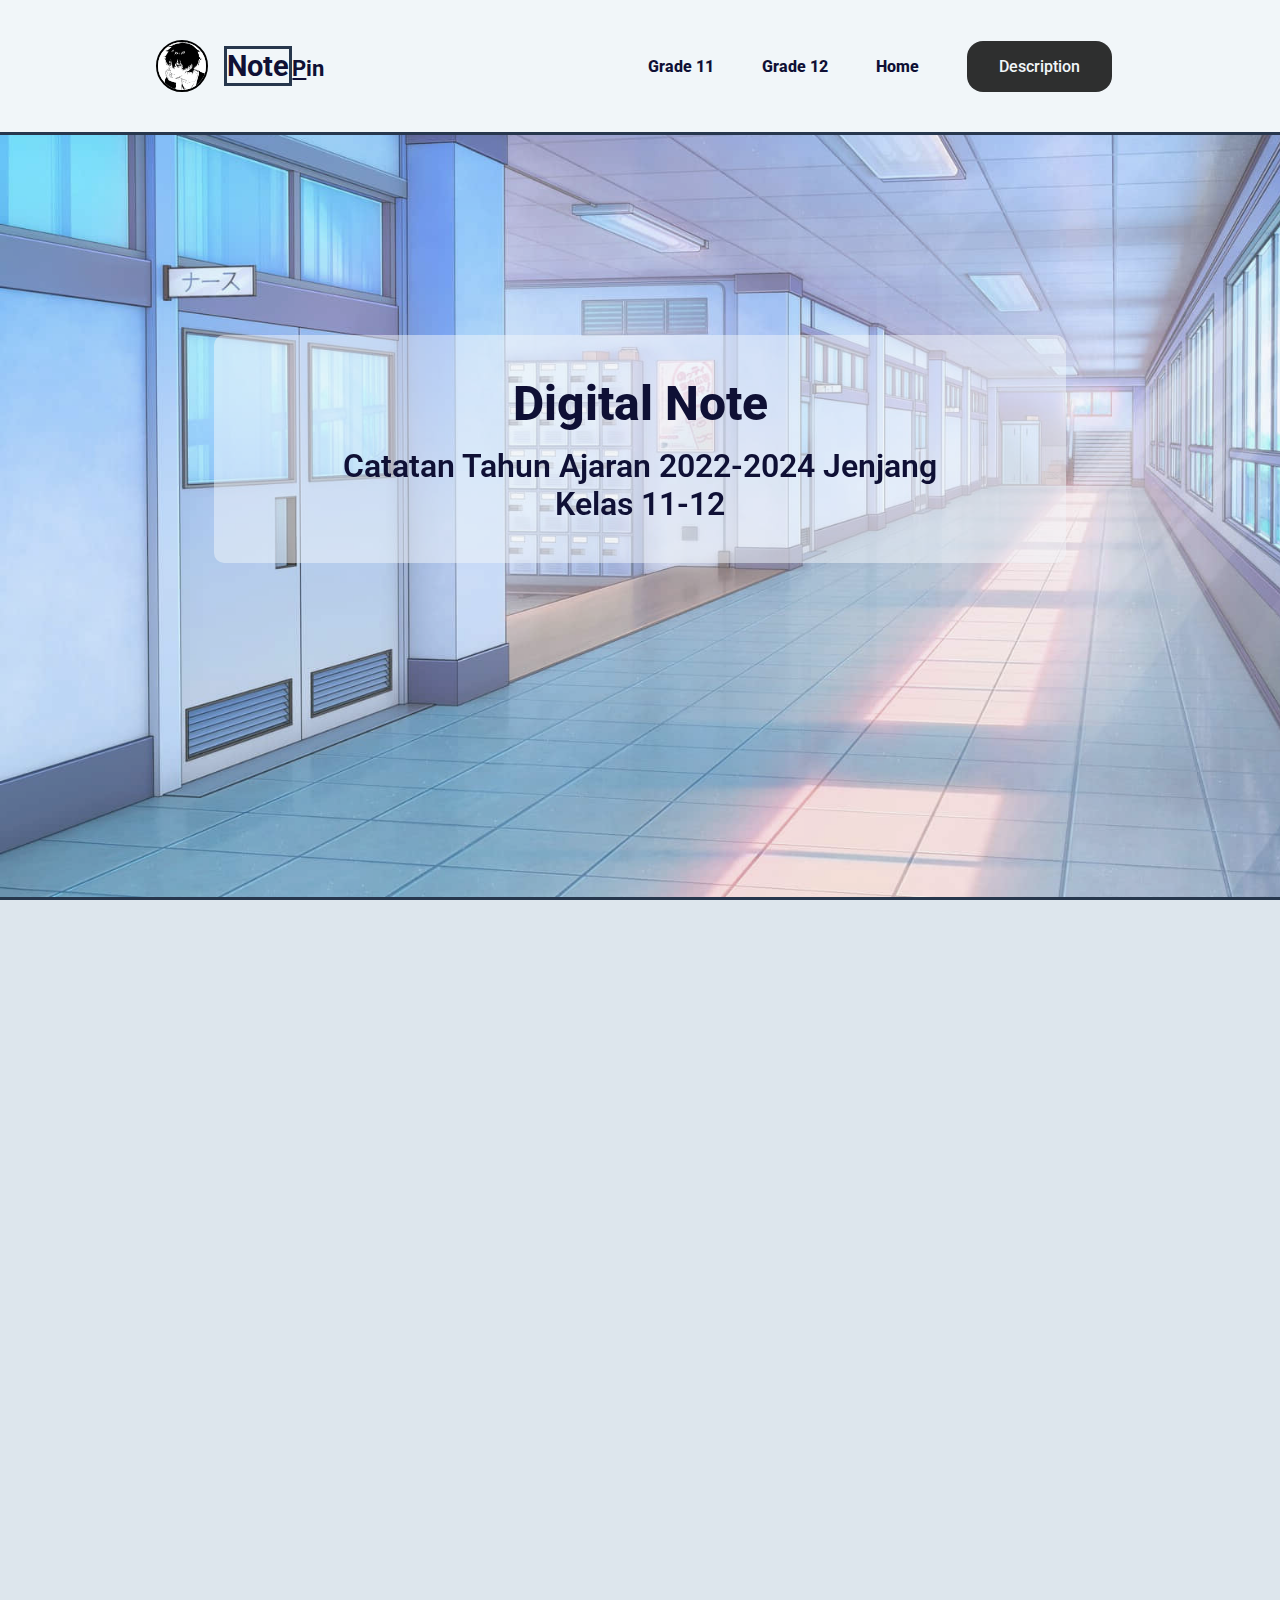
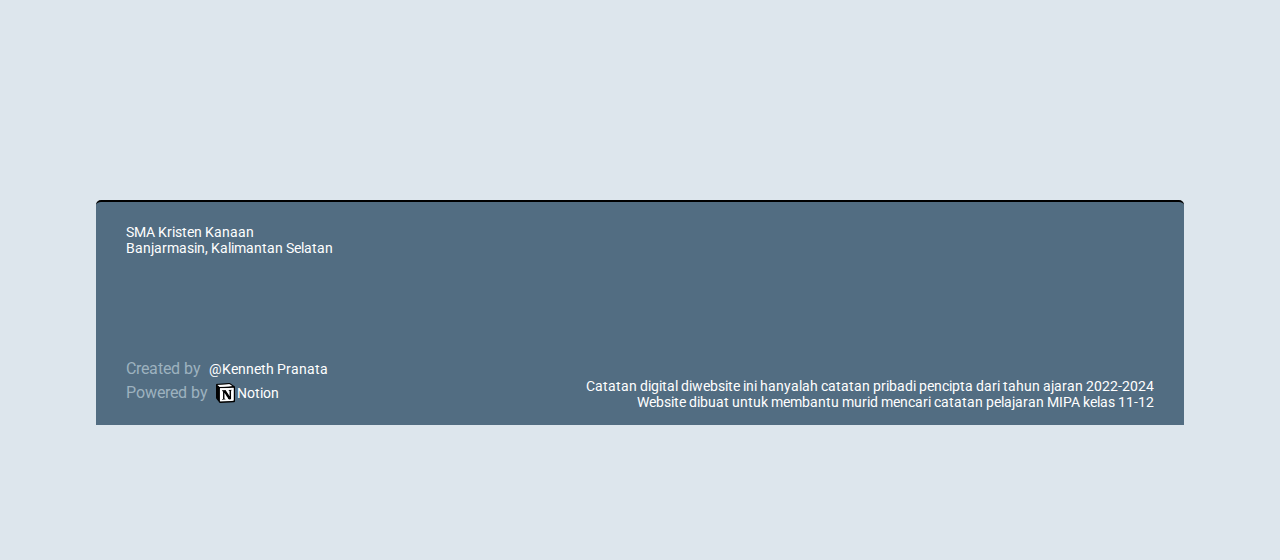
<file: index.html>
<!DOCTYPE html>
<html lang="en">
<head>
    <meta charset="UTF-8">
    <meta name="viewport" content="width=device-width, initial-scale=1.0">
    <title>NotePin</title>
    <link rel="stylesheet" href="css/nav.css">
    <link rel="stylesheet" href="css/style.css">
    <link rel="stylesheet" href="css/animation.css">
    <script defer src="app.js"></script>
    <script defer src="anime.js"></script>
</head>
<body>
    <header>
        <div class="kiri">
            <img src="images/icon_web.jpeg" alt="oreki" class="logo">
            <p class="nama"><span class="nama-1">Note</span><span class="nama-2">P</span>in</p>
        </div>
        <div class="nav-bar">
            <a href="kelas11.html" class="nav-but">Grade 11</a>
            <a href="kelas12.html" class="nav-but">Grade 12</a>
            <a href="#" class="nav-but">Home</a>
            <a class="info-button" href="#deskripsi">Description</a>
        </div>
        
        <div class="menu-toggle">
            <input type="checkbox" >
            <span></span>
            <span></span>
            <span></span>
        </div>
    </header>
    <section class="section1 container">
        <div class="opening hidden">
            <h1 class="h1">Digital Note</h1>
            <p class="medium">Catatan Tahun Ajaran 2022-2024 Jenjang Kelas 11-12</p>
        </div>
    </section>
    <section class="hidden section2 container">
        <div class="title medium">
            Tahun Ajaran 2022-2024 
        </div>
        <div class="box">
            <a class="card" href="kelas11.html">
                <div class="rectangel atas cls11"></div>
                <i class="bi bi-globe " style="font-size: 40px; color: #7BD3EA;" ></i>
                <div class="content" style="color: #7BD3EA;">
                    Kelas 11
                </div>
                <div class="rectangel bawah cls11"></div>
            </a>
            <a class="card" href="kelas12.html">
                <div class="rectangel atas cls12"></div>
                <i class="bi bi-briefcase" style="font-size: 40px; color: #FFC5C5;"></i>
                <div class="content" style="color : #FFC5C5;">
                    Kelas 12
                </div>
                <div class="rectangel bawah cls12"></div>
            </a>
        </div>
    </section>
    <section class="section3">
        <div class="info1">
            <div class="sekolah">
                <p>SMA Kristen Kanaan</p>
                <p>Banjarmasin, Kalimantan Selatan</p>
            </div>
            <div class="personal">
                <p><span>Created by</span>@Kenneth Pranata</p>
                <p class="power" style="padding-top: 5px;"><span>Powered by</span><img src="images/notion-icon.png" style="height: 20px; width: fit-content; margin-right: 2px;"> Notion</p>
            </div>
        </div>
        <div class="info2" id="deskripsi">
            <div class="penting">
            <p>Catatan digital diwebsite ini hanyalah catatan pribadi pencipta dari tahun ajaran 2022-2024</p>
            <p>Website dibuat untuk membantu murid mencari catatan pelajaran MIPA kelas 11-12</p>
            </div>
        </div>
    </section>
    <script src="script.js"></script>
</body>
</html>
</file>
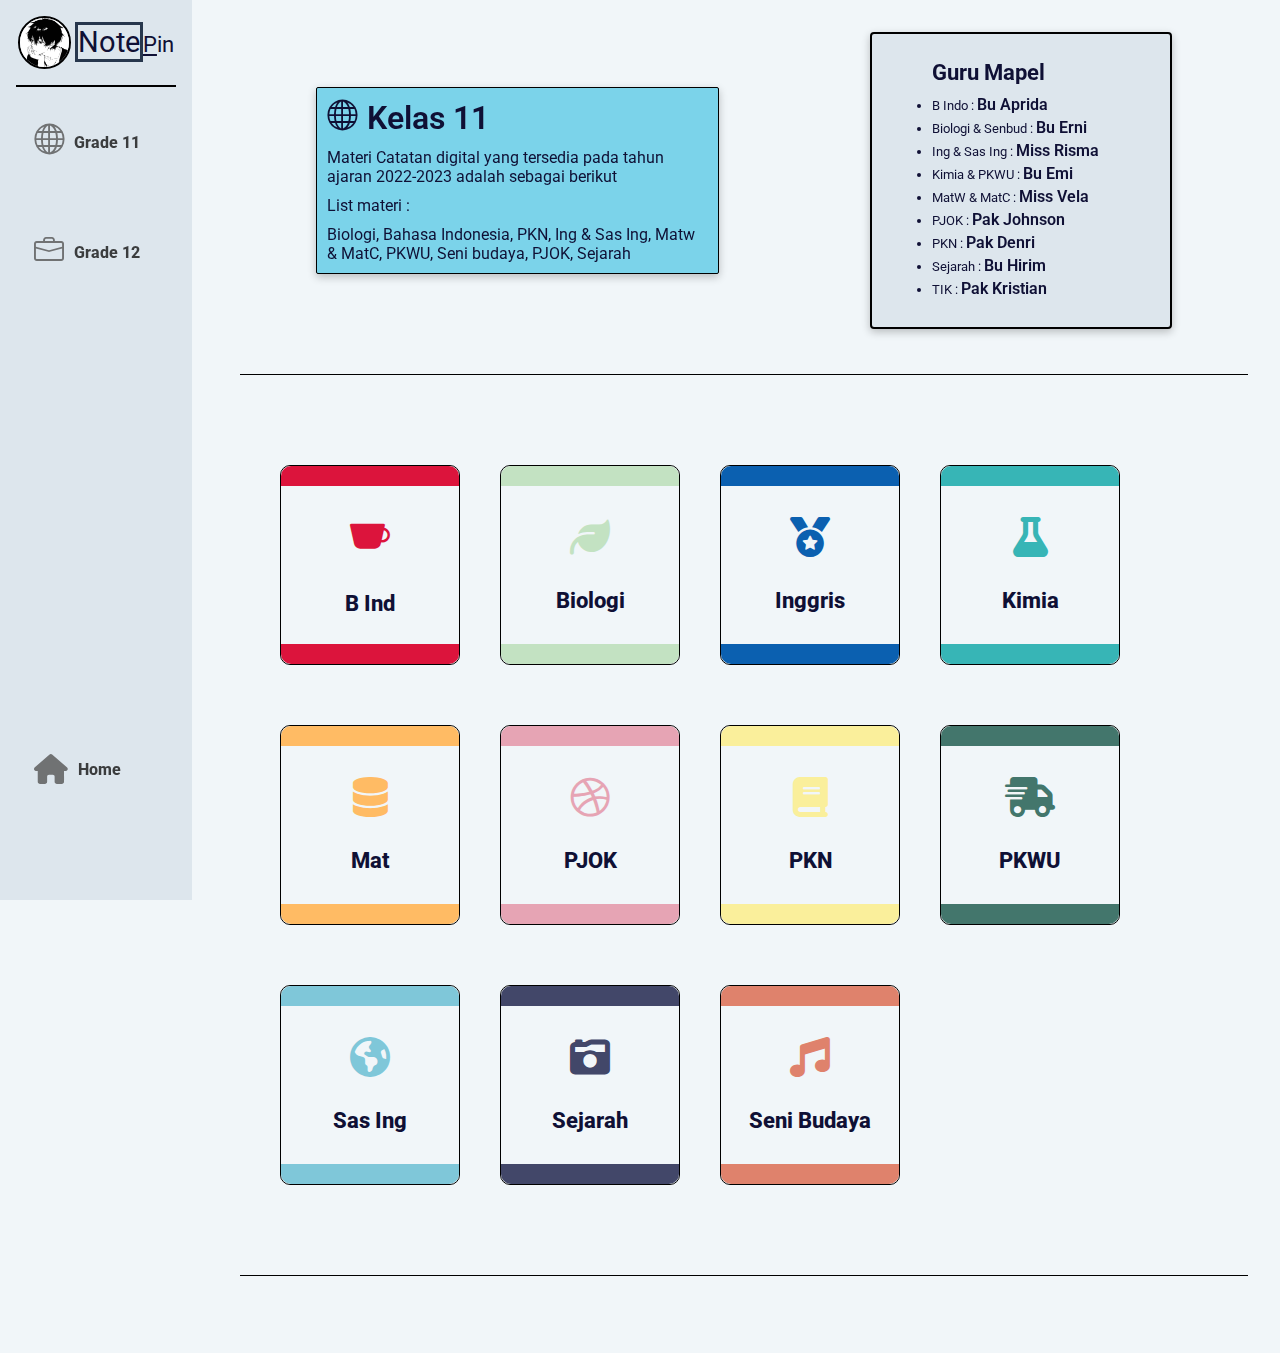
<file: kelas11.html>
<!DOCTYPE html>
<html lang="en">
<head>
    <meta charset="UTF-8">
    <meta name="viewport" content="width=device-width, initial-scale=1.0">
    <title>Grade 11</title>
    <link rel="stylesheet" href="css/sidenav.css">
    <link rel="stylesheet" href="https://cdnjs.cloudflare.com/ajax/libs/font-awesome/6.5.1/css/all.min.css"/>
    <link rel="stylesheet" href="css/kelas.css">
    <link rel="stylesheet" href="css/animation.css">
    <script defer src="app.js"></script>
    <script defer src="anime.js"></script>
</head>
<body>
    <nav>
        <div class="brand">
            <img src="images/icon_web.jpeg" alt="" style=" height: 3.3rem; width: fit-content;
            border-radius: 50%; border: 2px solid black;">
            <p class="nama"><span class="nama-1">Note</span><span class="nama-2">P</span>in</p>
        </div>
        <div class="navbar">
            <a href="#" class="nav-link">
                <i class="bi bi-globe " style="font-size: 30px; padding-bottom: 5px; color: #435585;" ></i>
                <span class="nav-content">Grade 11</span>    
            </a>
            <a href="kelas12.html" class="nav-link">
                <i class="bi bi-briefcase" style="font-size: 30px; padding-bottom: 5px; color: #435585;"></i>
                <span class="nav-content">Grade 12</span>    
            </a>
            <a href="index.html" class="nav-link">
                <i class="fa-solid fa-house" style="font-size:30px ; color: #435585"></i>
                <span class="nav-content">Home</span>
            </a>
        </div>
    </nav>
    <main>
        <section class="title">
            <div class="hidden1 info" style="background-color: #7BD3EA;">
                <h1 class="medium" style="display: flex; align-items: center; gap: 10px;">
                    <i class="bi bi-globe " style="font-size: 30px; padding-bottom: 5px;" ></i>
                    Kelas 11</h1>
                <p>Materi Catatan digital yang tersedia pada tahun ajaran 2022-2023 adalah sebagai berikut</p>
                <p>List materi : </p>
                <p>Biologi, Bahasa Indonesia, PKN, Ing & Sas Ing, Matw & MatC, PKWU, Seni budaya, PJOK, Sejarah</p>
            </div>
            <div class="hidden1 kotak">
                <div class="guru">
                    <p style="font-size: 1.4rem; font-weight: bold; margin-bottom: 10px;">Guru Mapel</p>
                    <ul class="nama">
                        <li>B Indo : <span>Bu Aprida</span></li>
                        <li>Biologi & Senbud : <span>Bu Erni</span></li>
                        <li>Ing & Sas Ing : <span>Miss Risma</span></li>
                        <li>Kimia & PKWU : <span>Bu Emi</span></li>
                        <li>MatW & MatC : <span>Miss Vela</span></li>
                        <li>PJOK : <span>Pak Johnson</span></li>
                        <li>PKN : <span>Pak Denri</span></li>
                        <li>Sejarah : <span>Bu Hirim</span></li>
                        <li>TIK : <span>Pak Kristian</span></li>
                    </ul>
                </div>
            </div>
        </section>
        <section class="kartu container">
            <div class="box">
                <a class="card" href="https://exclusive-haru-3bd.notion.site/BI-c577c60ce8d04022a2c9016a289e284e?pvs=4" target="_blank">
                    <div class="rectangel atas" style="background-color: crimson;"></div>
                    <i class="bi bi-cup-fill" style="font-size: 40px; color: crimson;" ></i>
                    <div class="content">
                    B Ind
                    </div>
                    <div class="rectangel bawah" style="background-color: crimson;"></div>
                </a>
                <a class="card" href="https://exclusive-haru-3bd.notion.site/Biologi-6a87c9f465d446bbb58e40693698078a?pvs=4" target="_blank">
                    <div class="rectangel atas" style="background-color: #C3E2C2;"></div>
                    <i class="fa-solid fa-leaf" style="font-size: 40px; color: #C3E2C2;" ></i>
                    <div class="content">
                    Biologi
                    </div>
                    <div class="rectangel bawah" style="background-color: #C3E2C2;"></div>
                </a>
                <a class="card" href="https://www.notion.so/exclusive-haru-3bd/Ing-1a138e9d839745cc9c1660bab058cf5b?pvs=4" target="_blank">
                    <div class="rectangel atas" style="background-color: #0B60B0;"></div>
                    <i class="fa-solid fa-medal" style="font-size: 40px; color: #0B60B0;" ></i>
                    <div class="content">
                    Inggris
                    </div>
                    <div class="rectangel bawah" style="background-color: #0B60B0;"></div>
                </a>
                <a class="card" href="https://www.notion.so/exclusive-haru-3bd/Kimia-41bb1c63c0b74368b652c608f4321000?pvs=4" target="_blank">
                    <div class="rectangel atas" style="background-color: #37B5B6;"></div>
                    <i class="fa-solid fa-flask" style="font-size: 40px; color: #37B5B6;" ></i>
                    <div class="content">
                    Kimia
                    </div>
                    <div class="rectangel bawah"style="background-color: #37B5B6;"></div>
                </a>
                <a class="card" href="https://www.notion.so/exclusive-haru-3bd/Mat-dc120b96227c43ecb89f90bd38461432?pvs=4" target="_blank">
                    <div class="rectangel atas" style="background-color: #FFBB64;"></div>
                    <i class="fa-solid fa-database" style="font-size: 40px; color: #FFBB64;" ></i>
                    <div class="content">
                    Mat
                    </div>
                    <div class="rectangel bawah" style="background-color: #FFBB64;"></div>
                </a>
                <a class="card" href="https://www.notion.so/exclusive-haru-3bd/PJOK-97cd61759086451493d45c2af6bd03ac?pvs=4" target="_blank">
                    <div class="rectangel atas" style="background-color: #E6A4B4;"></div>
                    <i class="fa-brands fa-dribbble" style="font-size: 40px; color: #E6A4B4;" ></i>
                    <div class="content">
                    PJOK
                    </div>
                    <div class="rectangel bawah" style="background-color: #E6A4B4;"></div>
                </a>
                <a class="card" href="https://www.notion.so/exclusive-haru-3bd/PKN-1bf129aea6014de6ac54a3b7fe006ea8?pvs=4" target="_blank">
                    <div class="rectangel atas" style="background-color: #FAEF9B;"></div>
                    <i class="fa-solid fa-book" style="font-size: 40px; color: #FAEF9B;" ></i>
                    <div class="content">
                    PKN
                    </div>
                    <div class="rectangel bawah" style="background-color: #FAEF9B;"></div>
                </a>
                <a class="card" href="https://www.notion.so/exclusive-haru-3bd/PKWU-24212b561ca14a03af4c6504f438d649?pvs=4" target="_blank">
                    <div class="rectangel atas" style="background-color: #43766C;"></div>
                    <i class="fa-solid fa-truck-fast" style="font-size: 40px; color: #43766C;" ></i>
                    <div class="content" >
                    PKWU
                    </div>
                    <div class="rectangel bawah" style="background-color: #43766C;"></div>
                </a>
                <a class="card" href="https://www.notion.so/exclusive-haru-3bd/Sas-Ing-5e00bdcf5b5a4257bc2c68da0ce79ad4?pvs=4" target="_blank">
                    <div class="rectangel atas" style="background-color: #7FC7D9;"></div>
                    <i class="fa-solid fa-earth-americas" style="font-size: 40px; color: #7FC7D9;" ></i>
                    <div class="content" >
                    Sas Ing
                    </div>
                    <div class="rectangel bawah" style="background-color: #7FC7D9;"></div>
                </a>
                <a class="card" href="https://www.notion.so/exclusive-haru-3bd/Sejarah-e34864d59bcc4d529d91b1c2e0b52a06?pvs=4" target="_blank">
                    <div class="rectangel atas" style="background-color: #424769;"></div>
                    <i class="fa-solid fa-camera-retro" style="font-size: 40px; color: #424769;" ></i>
                    <div class="content" >
                    Sejarah
                    </div>
                    <div class="rectangel bawah" style="background-color: #424769;"></div>
                </a>
                <a class="card" href="https://www.notion.so/exclusive-haru-3bd/Senbud-d643fe7040ba465db438acd411eaf40c?pvs=4" target="_blank">
                    <div class="rectangel atas" style="background-color: #DF826C;"></div>
                    <i class="fa-solid fa-music " style="font-size: 40px; color: #DF826C;" ></i>
                    <div class="content">
                    Seni Budaya
                    </div>
                    <div class="rectangel bawah" style="background-color: #DF826C;"></div>
                </a>
            </div>
        </section>
    </main>
</body>
</file>
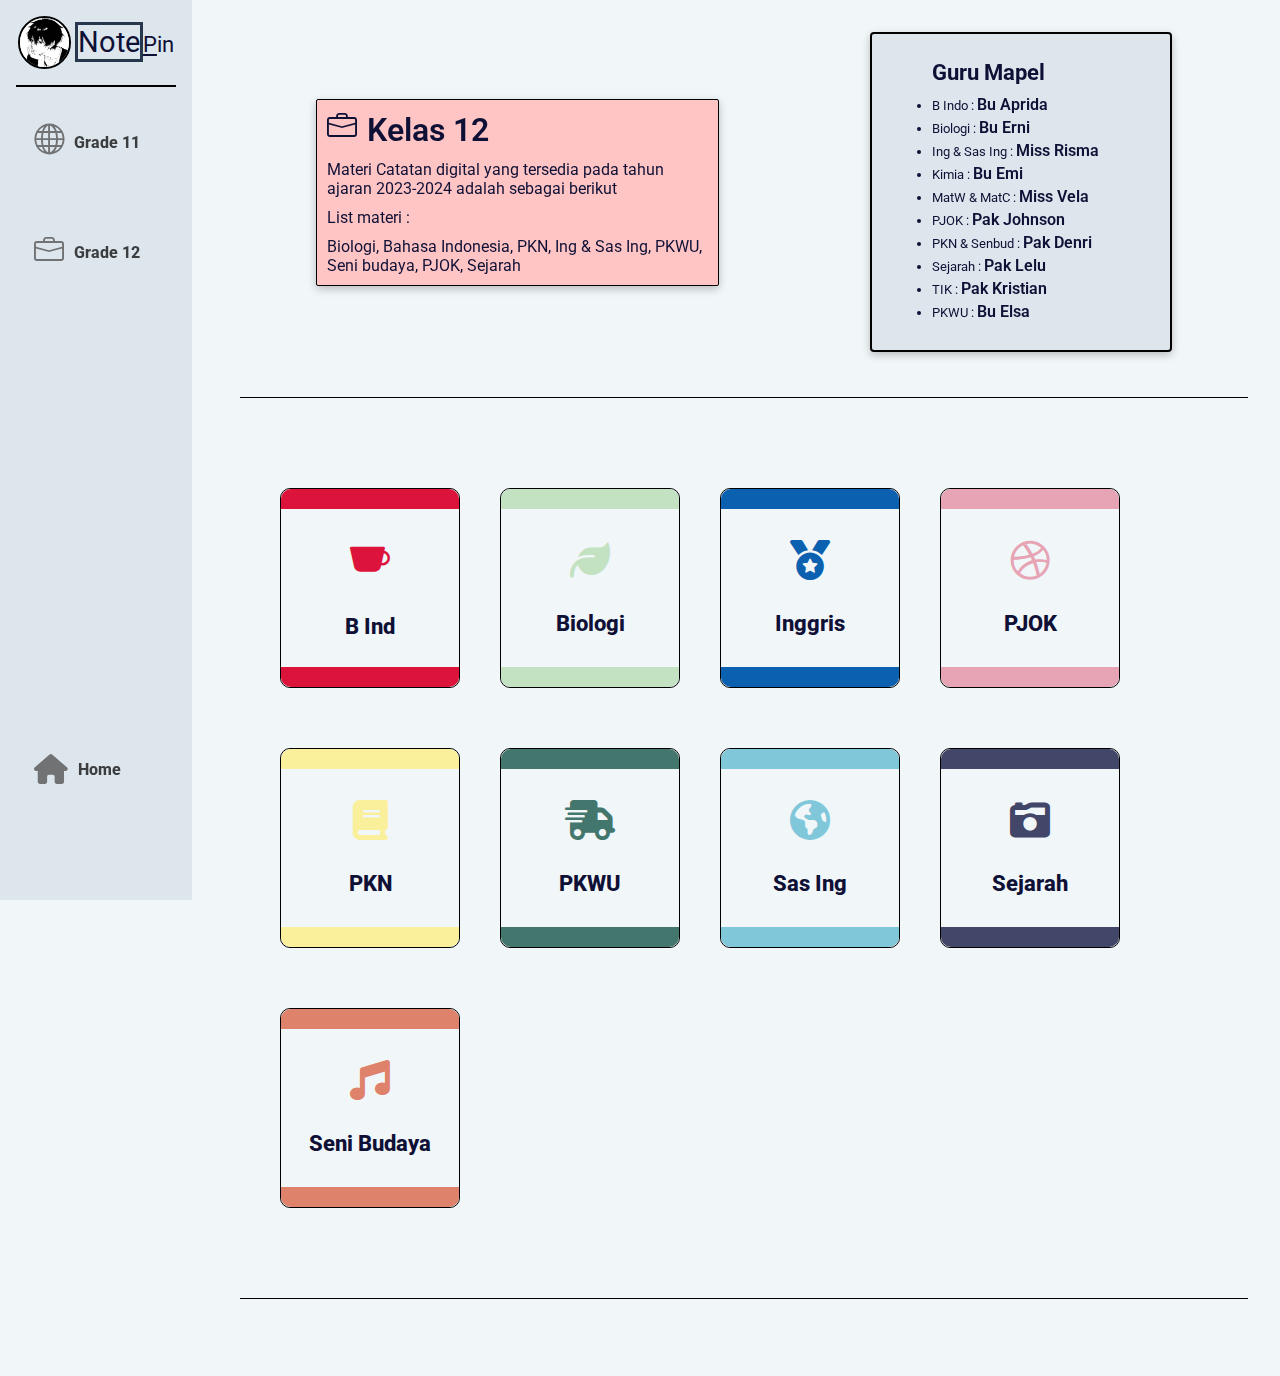
<file: kelas12.html>
<!DOCTYPE html>
<html lang="en">
<head>
    <meta charset="UTF-8">
    <meta name="viewport" content="width=device-width, initial-scale=1.0">
    <title>Grade 12</title>
    <link rel="stylesheet" href="css/sidenav.css">
    <link rel="stylesheet" href="https://cdnjs.cloudflare.com/ajax/libs/font-awesome/6.5.1/css/all.min.css"/>
    <link rel="stylesheet" href="css/kelas.css">
    <link rel="stylesheet" href="css/animation.css">
    <script defer src="app.js"></script>
    <script defer src="anime.js"></script>
</head>
<body>
    <nav>
        <div class="brand">
            <img src="images/icon_web.jpeg" alt="" style=" height: 3.3rem; width: fit-content;
            border-radius: 50%; border: 2px solid black;">
            <p class="nama"><span class="nama-1">Note</span><span class="nama-2">P</span>in</p>
        </div>
        <div class="navbar">
            <a href="kelas11.html" class="nav-link">
                <i class="bi bi-globe " style="font-size: 30px; padding-bottom: 5px; color: #435585;" ></i>
                <span class="nav-content">Grade 11</span>    
            </a>
            <a href="kelas12.html" class="nav-link">
                <i class="bi bi-briefcase" style="font-size: 30px; padding-bottom: 5px; color: #435585;"></i>
                <span class="nav-content">Grade 12</span>    
            </a>
            <a href="index.html" class="nav-link">
                <i class="fa-solid fa-house" style="font-size:30px ; color: #435585"></i>
                <span class="nav-content">Home</span>
            </a>
        </div>
    </nav>
    <main>
        <section class="title">
            <div class="hidden1 info" style="background-color: #FFC5C5;">
                <h1 class="medium" style="display: flex; align-items: center; gap: 10px;">
                    <i class="bi bi-briefcase " style="font-size: 30px; padding-bottom: 5px;" ></i>
                    Kelas 12</h1>
                <p>Materi Catatan digital yang tersedia pada tahun ajaran 2023-2024 adalah sebagai berikut</p>
                <p>List materi : </p>
                <p>Biologi, Bahasa Indonesia, PKN, Ing & Sas Ing, PKWU, Seni budaya, PJOK, Sejarah</p>
            </div>
            <div class="hidden1 kotak">
                <div class="guru">
                    <p style="font-size: 1.4rem; font-weight: bold; margin-bottom: 10px;">Guru Mapel</p>
                    <ul class="nama">
                        <li>B Indo : <span>Bu Aprida</span></li>
                        <li>Biologi : <span>Bu Erni</span></li>
                        <li>Ing & Sas Ing : <span>Miss Risma</span></li>
                        <li>Kimia : <span>Bu Emi</span></li>
                        <li>MatW & MatC : <span>Miss Vela</span></li>
                        <li>PJOK : <span>Pak Johnson</span></li>
                        <li>PKN & Senbud : <span>Pak Denri</span></li>
                        <li>Sejarah : <span>Pak Lelu</span></li>
                        <li>TIK : <span>Pak Kristian</span></li>
                        <li>PKWU : <span>Bu Elsa</span></li>
                    </ul>
                </div>
            </div>
        </section>
        <section class="kartu container">
            <div class="box">
                <a class="card" href="https://www.notion.so/exclusive-haru-3bd/B-Indo-1c34674274db4d25a3e18291ef5df591?pvs=4" target="_blank">
                    <div class="rectangel atas" style="background-color: crimson;"></div>
                    <i class="bi bi-cup-fill" style="font-size: 40px; color: crimson;" ></i>
                    <div class="content">
                    B Ind
                    </div>
                    <div class="rectangel bawah" style="background-color: crimson;"></div>
                </a>
                <a class="card" href="https://www.notion.so/exclusive-haru-3bd/Biologi-d43e5aea8540443d91060cef94e12231?pvs=4" target="_blank">
                    <div class="rectangel atas" style="background-color: #C3E2C2;"></div>
                    <i class="fa-solid fa-leaf" style="font-size: 40px; color: #C3E2C2;" ></i>
                    <div class="content">
                    Biologi
                    </div>
                    <div class="rectangel bawah" style="background-color: #C3E2C2;"></div>
                </a>
                <a class="card" href="https://www.notion.so/exclusive-haru-3bd/B-Ing-fe968c99d3824fb097a04eeba30b67cf?pvs=4" target="_blank">
                    <div class="rectangel atas" style="background-color: #0B60B0;"></div>
                    <i class="fa-solid fa-medal" style="font-size: 40px; color: #0B60B0;" ></i>
                    <div class="content">
                    Inggris
                    </div>
                    <div class="rectangel bawah" style="background-color: #0B60B0;"></div>
                </a>
                <a class="card" href="https://www.notion.so/exclusive-haru-3bd/PJOK-f2a5da8e3d954b7db132afbd9b1c9608?pvs=4" target="_blank">
                    <div class="rectangel atas" style="background-color: #E6A4B4;"></div>
                    <i class="fa-brands fa-dribbble" style="font-size: 40px; color: #E6A4B4;" ></i>
                    <div class="content">
                    PJOK
                    </div>
                    <div class="rectangel bawah" style="background-color: #E6A4B4;"></div>
                </a>
                <a class="card" href="https://www.notion.so/exclusive-haru-3bd/PPKN-b1ad4f4639d94ba7b79504aad8d519a5?pvs=4" target="_blank">
                    <div class="rectangel atas" style="background-color: #FAEF9B;"></div>
                    <i class="fa-solid fa-book" style="font-size: 40px; color: #FAEF9B;" ></i>
                    <div class="content">
                    PKN
                    </div>
                    <div class="rectangel bawah" style="background-color: #FAEF9B;"></div>
                </a>
                <a class="card" href="https://www.notion.so/exclusive-haru-3bd/PKWU-a02c50795f4348699651c99232f35a20?pvs=4" target="_blank">
                    <div class="rectangel atas" style="background-color: #43766C;"></div>
                    <i class="fa-solid fa-truck-fast " style="font-size: 40px; color: #43766C;" ></i>
                    <div class="content" >
                    PKWU
                    </div>
                    <div class="rectangel bawah" style="background-color: #43766C;"></div>
                </a>
                <a class="card" href="https://www.notion.so/exclusive-haru-3bd/Sas-Ing-0c73b4dabe69454b8b722e46937057ee?pvs=4" target="_blank">
                    <div class="rectangel atas" style="background-color: #7FC7D9;"></div>
                    <i class="fa-solid fa-earth-americas" style="font-size: 40px; color: #7FC7D9;" ></i>
                    <div class="content" >
                    Sas Ing
                    </div>
                    <div class="rectangel bawah" style="background-color: #7FC7D9;"></div>
                </a>
                <a class="card" href="https://www.notion.so/exclusive-haru-3bd/Sejarah-6ea9a6bd8da44b39a9bd0770f1b4c875?pvs=4" target="_blank">
                    <div class="rectangel atas" style="background-color: #424769;"></div>
                    <i class="fa-solid fa-camera-retro" style="font-size: 40px; color: #424769;" ></i>
                    <div class="content" >
                    Sejarah
                    </div>
                    <div class="rectangel bawah" style="background-color: #424769;"></div>
                </a>
                <a class="card" href="https://www.notion.so/exclusive-haru-3bd/Senbud-dad548bac4d54589898d9c66711b0439?pvs=4" target="_blank">
                    <div class="rectangel atas" style="background-color: #DF826C;"></div>
                    <i class="fa-solid fa-music " style="font-size: 40px; color: #DF826C;" ></i>
                    <div class="content">
                    Seni Budaya
                    </div>
                    <div class="rectangel bawah" style="background-color: #DF826C;"></div>
                </a>
            </div>
        </section>
    </main>
</body>
</file>
<file: css/nav.css>
@import url('https://fonts.googleapis.com/css2?family=Roboto&display=swap');

/* berlaku buat semua element di html */
* {
    margin: 0;
    padding: 0;
    font-size: 16px;
    font-family: 'Roboto',sans-serif;
    box-sizing: border-box;
    scroll-behavior: smooth;
    transition: all .2s ease-out; 
    text-decoration: none;
    color: var(--text);
    /* border: .5px solid red; */
}
:root {
    --bg : #DDE6ED;
    --s-light : #F1F6F9;
    --light-dark : #9DB2BF;
    --dark : #526D82;
    --darker : #27374D;
    --text : #0F1035;
    --blue : #435585;
    /* font-size */
    --big :3rem;
    --medium : 1.8rem;
    --small :1.4rem;
    --smaller :1rem;
    /* etc */
    --border: .1rem solid rgba(0,0,0,.1); 
    --box-shadow: 0 .5rem 1.5rem rgba(0,0,0,.1);
    --tes : 1px solid red;
}
header {
    height: 15%;
    width: 100%;

    display: flex;
    flex-direction: row;
    justify-content: space-around;
    align-items: center;
    
    background-color: var(--s-light);
    font-weight: bold;
    border-bottom: 3px solid var(--darker);

    position: fixed;
    top: 0;
    z-index: 2;
}
.kiri {
    width: 15%;
    display: flex;
    flex-direction: row;
    justify-content: center;
    align-items: center;
    gap: 1rem;
}
.kiri .nama-1 {
    border: 3px solid var(--darker);
    font-size: var(--medium);
}
.kiri .nama-2 {
    text-decoration: underline;
}
.kiri p, .kiri .nama-2 {
    font-size: var(--small);
}
.logo {
    height: 3.3rem; width: fit-content;
    border-radius: 50%;
    border: 2px solid black;
}
.nav-bar {
    width: 40%;
    height: 80%;

    display: flex;
    flex-direction: row;
    justify-content: space-around;
    align-items: center;
}

.nav-but{  
    color: var(--text);
    font-weight: 800;
    font-size: var(--smaller);
}
.nav-but:hover {
    color: rgb(11, 11, 173);
    transform: scale(1.1);
}
.info-button {
    background-color: rgba(0, 0, 0, 0.813);
    color: var(--s-light);
    font-size: var(--smaller);
    border: none;   
    border-radius: 1rem;
    padding: 1rem 2rem;
    transition: all 1s ease;
    font-weight: 500;
}
.info-button:hover {
    border-radius: 1rem;
    background-image: linear-gradient(
  40deg,
  hsl(203deg 21% 68%) 0%,
  hsl(204deg 20% 61%) 9%,
  hsl(205deg 19% 53%) 18%,
  hsl(206deg 20% 46%) 28%,
  hsl(207deg 23% 40%) 37%,
  hsl(209deg 26% 34%) 46%,
  hsl(212deg 29% 29%) 55%,
  hsl(214deg 32% 24%) 65%,
  hsl(216deg 33% 26%) 74%,
  hsl(219deg 33% 30%) 83%,
  hsl(221deg 33% 35%) 91%,
  hsl(224deg 33% 39%) 100%
);
    color: var(--s-light);
    transform: translateX(8px);
}

/* menu toggle */
.menu-toggle {
    position: relative;
    height: 25px;
    display: none;
    flex-direction: column;
    justify-content: space-between;
}
.menu-toggle span {
    display: block;
    width: 28px;
    height: 4px;
    background-color: var(--text);
    border-radius: 5px;
}
.menu-toggle input{
    position: absolute;
    width: 34px;
    height: 28px;
    left: -3px;
    top: -3px;
    opacity: 0;
    cursor: pointer;
    z-index: 2;
}

/* hamburger menu */
.menu-toggle span:nth-child(2) {
    transform-origin: 0 0;
}
.menu-toggle span:nth-child(4) {
    transform-origin: 0 100%;
}
.menu-toggle input:checked ~ span:nth-child(2) {
    transform : rotate(45deg) translate(1px, 1px);
}
.menu-toggle input:checked ~ span:nth-child(4) {
    transform: rotate(-45deg) translate(0, 0);
}
.menu-toggle input:checked ~ span:nth-child(3) {
    transform: scale(0) ;
    opacity: 0;
}

@media screen and (max-width : 768px){
    .nav-bar {
        width: 60%;
    }
}
@media screen and (max-width : 576px){
    .nav-bar {
        position: absolute;
        right: 0;
        top: 0;

        width: 50vw;
        height: 80vh;
        padding-top: 10vh;
        border-radius: 0 0 0 20px;

        background-color: #f1f6f9c7;
        flex-direction: column;
        justify-content: space-evenly;
        align-items: center;

        transform: translateX(100%);
        transition: all 1s;
    }
    .nav-bar.slide {
        transform: translateX(0);
    }
    .menu-toggle {
        display: flex;
    }
}
</file>
<file: css/animation.css>
.hidden {
    opacity: 0;
    filter: blur(5px);
    transform: translateY(100%);
    transition: all 1s;
}
.show {
    opacity: 1;
    filter: blur(0);
    transform: translateY(0);
}
.hidden1 {
    opacity: 0;
    filter: blur(2px);
    transform: translateX(-100%);
    transition: all 1.5s;
}
.show1 {
    opacity: 1;
    filter: blur(0);
    transform: translateX(0);
}
</file>
<file: css/style.css>
/* Option 2: Import via CSS */
@import url("https://cdn.jsdelivr.net/npm/bootstrap-icons@1.3.0/font/bootstrap-icons.css");
:root {
    --bg : #DDE6ED;
    --s-light : #F1F6F9;
    --light-dark : #9DB2BF;
    --dark : #526D82;
    --darker : #27374D;
    --text : #0F1035;
    --blue : #435585;
    /* font-size */
    --big :3rem;
    --medium : 1.8rem;
    --small :1.4rem;
    --smaller :1rem;
    /* etc */
    --border: .1rem solid rgba(0,0,0,.1); 
    --box-shadow: 0 .5rem 1.5rem rgba(0,0,0,.1);
    --tes : 1px solid red;
}
.h1 {
    font-size: var(--big);
    font-weight: 800;
}
.medium {
    font-size: 2rem;
    font-weight: 600;
}
.norm {
    font-size: var(--smaller);
}
body {
    height: auto;
    overflow-x: hidden;
    background-color: var(--bg);
}
body::-webkit-scrollbar {
    width: 0.25rem;
}
body::-webkit-scrollbar-track{
    background-color: var(--light-dark);
}
body::-webkit-scrollbar-thumb{
    background-color: var(--dark);
}
.container {
    padding: 10vh 0;
    width: 90%;
    height: 100vh;
    margin: 0 auto;
}
.section1 {
    padding: 0;
    position: relative;
    width: 100%;
    display: flex;
    justify-content: center;
    align-items: center;
    border-bottom: 3px solid var(--darker);
}
.section1::before {
    content: "";
    background: url("../images/anime-school-background.jpg");
    background-size: cover;
    position: absolute;
    top: 0;
    left: 0;
    bottom: 0;
    right: 0;
    opacity: 0.8;   
}
.opening {
    padding: 40px;
    
    position: relative;
    display: flex;
    flex-direction: column;
    align-items: center;
    justify-content: center;
    gap: 15px;
}
.opening::before{
    content: "";
    background-color: #f1f6f9;
    position: absolute;
    border-radius: 10px;
    top: 0; left: 0; bottom: 0; right: 0;
    opacity: 0.5;
}
.opening h1, .opening p {
    position: relative;
}
.opening p {
    width: 80%; 
    text-align: center;
}
.section2 {
    width: 80%;
    height: 60vh;
    padding: 0;
    margin: 20vh auto;
    background-color: var(--s-light);

    display: flex;
    flex-wrap: wrap;
    flex-direction: row;
    justify-content: space-evenly;
    align-items: center;

    box-shadow: rgba(0, 0, 0, 0.24) 0px 3px 8px;
}
.title {
    text-align: center;
}
.box {
    display: flex;
    flex-direction: row;
    flex-wrap: wrap;
    justify-content: center;
}
.card {
    position: relative;
    width: 200px;
    height: 250px;
    margin: 20px;
    border: 1px solid black;
    border-radius: 10px;
    color: var(--text);
    background-color: var(--s-light);

    display: flex;
    flex-direction: column;
    justify-content: space-between;
    align-items: center;

    transform: translate(0px 0px);
    transition: all .5s ease-out;
}
.card:hover{
    box-shadow: -10px 10px  #000000;
    transform: translate(10px, -10px);
}
.content {
    font-weight: 800;
    font-size: var(--small);
}
.rectangel {
    width: 100%;
    height: 10%;
}
.atas {
    border-radius: 10px 10px 0 0;
}
.bawah {
    border-radius: 0 0 10px 10px;
}
.cls11{
    background-color: #7BD3EA;
    
}
.cls12{
    background-color: #FFC5C5;   
}
.section3 {
    margin: 0 auto;
    width: 85%;
    height: 25vh;
    padding: 0 30px;
    background-color: var(--dark);

    display: flex;
    justify-content: space-between;
    align-items: flex-end;
    flex-wrap: wrap;

    border-radius: 5px 5px 0 0;
    border-top: 2px solid black;
}
.section3 p {
    color: white;
    font-size: 14px;
}
.info1 {
    margin: auto 0;
    height: 80%;
    display: flex;
    flex-direction: column;
    justify-content: space-between;
}
.info1 span {
    margin-right: 8px;
    color: var(--light-dark);
}
.info2 {
    position: relative;
    padding-bottom: 15px;
}
.penting {
    text-align: right;
}
.power {
    display: flex;
    align-items: center;
}
@media screen and (max-width : 768px) {
    .opening {
        padding: 10px;
        width: 80%;
    }
    .section2 {
        height: 80vh;
    }
    .section3{
        flex-direction: column;
    }
    .info1 {
        height: 50%;
        width: 100%;
        flex-direction: row;
    }
}
@media screen and (max-width : 576px) {
    .section2 {
        height: 100%;
        padding: 40px 0;
    }
    .box {
        padding-top: 20px;
        gap: 40px;
    }
    .section3 {
        height: 35vh;
        flex-direction: column;
    }
    .info1 {
        padding-top: 20px;
    }
    .info2 {
        width: 90%;
    }
}
</file>
<file: css/sidenav.css>
@import url("https://cdn.jsdelivr.net/npm/bootstrap-icons@1.3.0/font/bootstrap-icons.css");
@import url('https://fonts.googleapis.com/css2?family=Roboto&display=swap');
* {
    margin: 0;
    padding: 0;
    font-size: 16px;
    font-family: 'Roboto',sans-serif;
    box-sizing: border-box;
    scroll-behavior: smooth;
    transition: all .2s ease-out; 
    text-decoration: none;
    color: var(--text);
    /* border: .5px solid red; */
}
:root {
    --bg : #DDE6ED;
    --s-light : #F1F6F9;
    --light-dark : #9DB2BF;
    --dark : #526D82;
    --darker : #27374D;
    --text : #0F1035;
    --blue : #435585;
    /* font-size */
    --big :3rem;
    --medium : 1.8rem;
    --small :1.4rem;
    --smaller :1rem;
    /* etc */
    --border: .1rem solid rgba(0,0,0,.1); 
    --box-shadow: 0 .5rem 1.5rem rgba(0,0,0,.1);
    --tes : 1px solid red;
}
main {
    margin-left: 13rem;
    padding: 2rem;
}
body {
    background-color: var(--s-light);
}
nav {
    background-color: var(--bg);
    height: 100vh;
    width: 12rem;
    padding: 1rem 1rem;
    z-index: 100;
    position: fixed;
}
.brand {
    display: flex;
    align-items: center;
    justify-content: space-around;
    padding-bottom: 1rem;
    border-bottom: 2px solid black;
}
.brand .nama-1 {
    border: 3px solid var(--darker);
    font-size: var(--medium);
}
.brand .nama-2 {
    text-decoration: underline;
}
.brand p, .brand .nama-2 {
    font-size: var(--small);
}  
.navbar {
    margin: 0;
    padding: 0;
    display: flex;
    flex-direction: column;
    height: 85%;
    align-items: center;
}
.nav-link:last-child{
    margin-top: auto;
}
.nav-link {
    width: 90%;
    height: 15%;
    padding: 10px;
    display: flex;
    align-items: center;
    gap: 10px;
    filter: grayscale(100%) opacity(0.8);
    font-weight: 800;
    font-size: var(--smaller);
}
.nav-link:hover {
    filter: grayscale(0%) opacity(1);
    color: rgb(11, 11, 173);
    transform: scale(1.1)
}
@media screen and (max-width : 576px){
    nav {
        width: 100vw;
        height: 20vh;
        bottom: 0;
        display: flex;
        flex-direction: row;
        justify-content: space-evenly;
        align-items: center;
        padding: 1.5rem 1.5rem;
    }
    .navbar {
        flex-direction: row;
        gap: 20px;
        height: 100%;
        width: 50%;
    }
    .brand {
        border: none;
    }
    .brand img {
        display: none;
    }
    .nav-link:last-child{
        margin-top: 0;
    }
    main {
        margin-left: 0;
        margin-bottom: 20vh;
    }
    .nav-link {
        flex-direction: column;
        align-items: center;
        justify-content: center;
        padding: 0;
        height: 80%;
        width: 100%;
        gap: 0px;
    }
    .nav-content {
        font-size: 0.8rem;
        padding: 0;
    }
}
</file>
<file: css/kelas.css>
@import url("https://cdn.jsdelivr.net/npm/bootstrap-icons@1.3.0/font/bootstrap-icons.css");
:root {
    --bg : #DDE6ED;
    --s-light : #F1F6F9;
    --light-dark : #9DB2BF;
    --dark : #526D82;
    --darker : #27374D;
    --text : #0F1035;
    --blue : #435585;
    /* font-size */
    --big :3rem;
    --medium : 1.8rem;
    --small :1.4rem;
    --smaller :1rem;
    /* etc */
    --border: .1rem solid rgba(0,0,0,.1); 
    --box-shadow: 0 .5rem 1.5rem rgba(0,0,0,.1);
    --tes : 1px solid red;
}
/* * {
    border: var(--tes);
} */
.h1 {
    font-size: var(--big);
    font-weight: 800;
}
.medium {
    font-size: 2rem;
    font-weight: 600;
}
.norm {
    font-size: var(--smaller);
}
body {
    height: auto;
    overflow-x: hidden;
}
body::-webkit-scrollbar {
    width: 0.25rem;
}
body::-webkit-scrollbar-track{
    background-color: var(--light-dark);
}
body::-webkit-scrollbar-thumb{
    background-color: var(--blue);
}
.container {
    padding: 10vh 0;
    margin: 5vh auto;
}
.title {
    width: 100%;
    height: 40%;
    display: flex;
    justify-content: space-around;
    flex-wrap: wrap;
    align-items: center;
}
.info {
    width: 40%;
    border: 1px solid black;
    padding: 10px;
    border-radius: 2px;
    box-shadow: rgba(0, 0, 0, 0.24) 0px 3px 8px;
    transition-delay: 200ms;
}
.info p {
    padding-top: 10px;
    letter-spacing: 2;
}
.kotak {
    padding: 25px 0;
    width: 30%;
    border: 2px solid black;
    border-radius: 4px;
    background-color: var(--bg);
    box-shadow: rgba(0, 0, 0, 0.24) 0px 3px 8px;
    transition-delay: 400ms;
}
.guru {
    width: 60%;
    margin: 0 auto;
}
.guru li {
    margin-bottom: 4px;
    font-size: 0.8rem;
}
.guru li span {
    font-weight: 600;
}
/* content */
.kartu {
    height: auto;
    width: 100%;
    border-top: 1px solid black;
    border-bottom: 1px solid black;
}
.box {
    display: flex;
    flex-direction: row;
    flex-wrap: wrap;
    justify-content: flex-start;
    gap: 60px 40px;
    padding-left: 40px;
}
.card {
    position: relative;
    width: 180px;
    height: 200px;
    border: 1px solid black;
    border-radius: 10px;
    color: var(--text);
    background-color: var(--s-light);

    display: flex;
    flex-direction: column;
    justify-content: space-between;
    align-items: center;

    transform: translate(0px 0px);
    transition: all .5s ease-out;
}
.card:hover{
    box-shadow: -5px 5px  #000000;
    transform: translate(5px, -5px);
}
.content {
    font-weight: 800;
    font-size: var(--small);
}
.rectangel {
    width: 100%;
    height: 10%;
}
.atas {
    border-radius: 10px 10px 0 0;
}
.bawah {
    border-radius: 0 0 10px 10px;
}
.cls11{
    background-color: #7BD3EA;
    
}
.cls12{
    background-color: #FFC5C5;   
}
@media screen and (max-width : 768px) {
    .title {
        flex-direction: column;
        justify-content: space-between;
        height: 70%;
    }
    .info {
        width: 90%;
    }
    .kotak {
        width: 90%;
        padding: 5px;
        margin-top: 20px;
    }
}
@media screen and (max-width : 576px) {
    .title {
        flex-direction: column;
        justify-content: space-between;
        height: 70%;
    }
    .info {
        width: 90%;
    }
    .kotak {
        width: 90%;
        padding: 5px;
        margin-top: 30px;
    }
}
</file>
